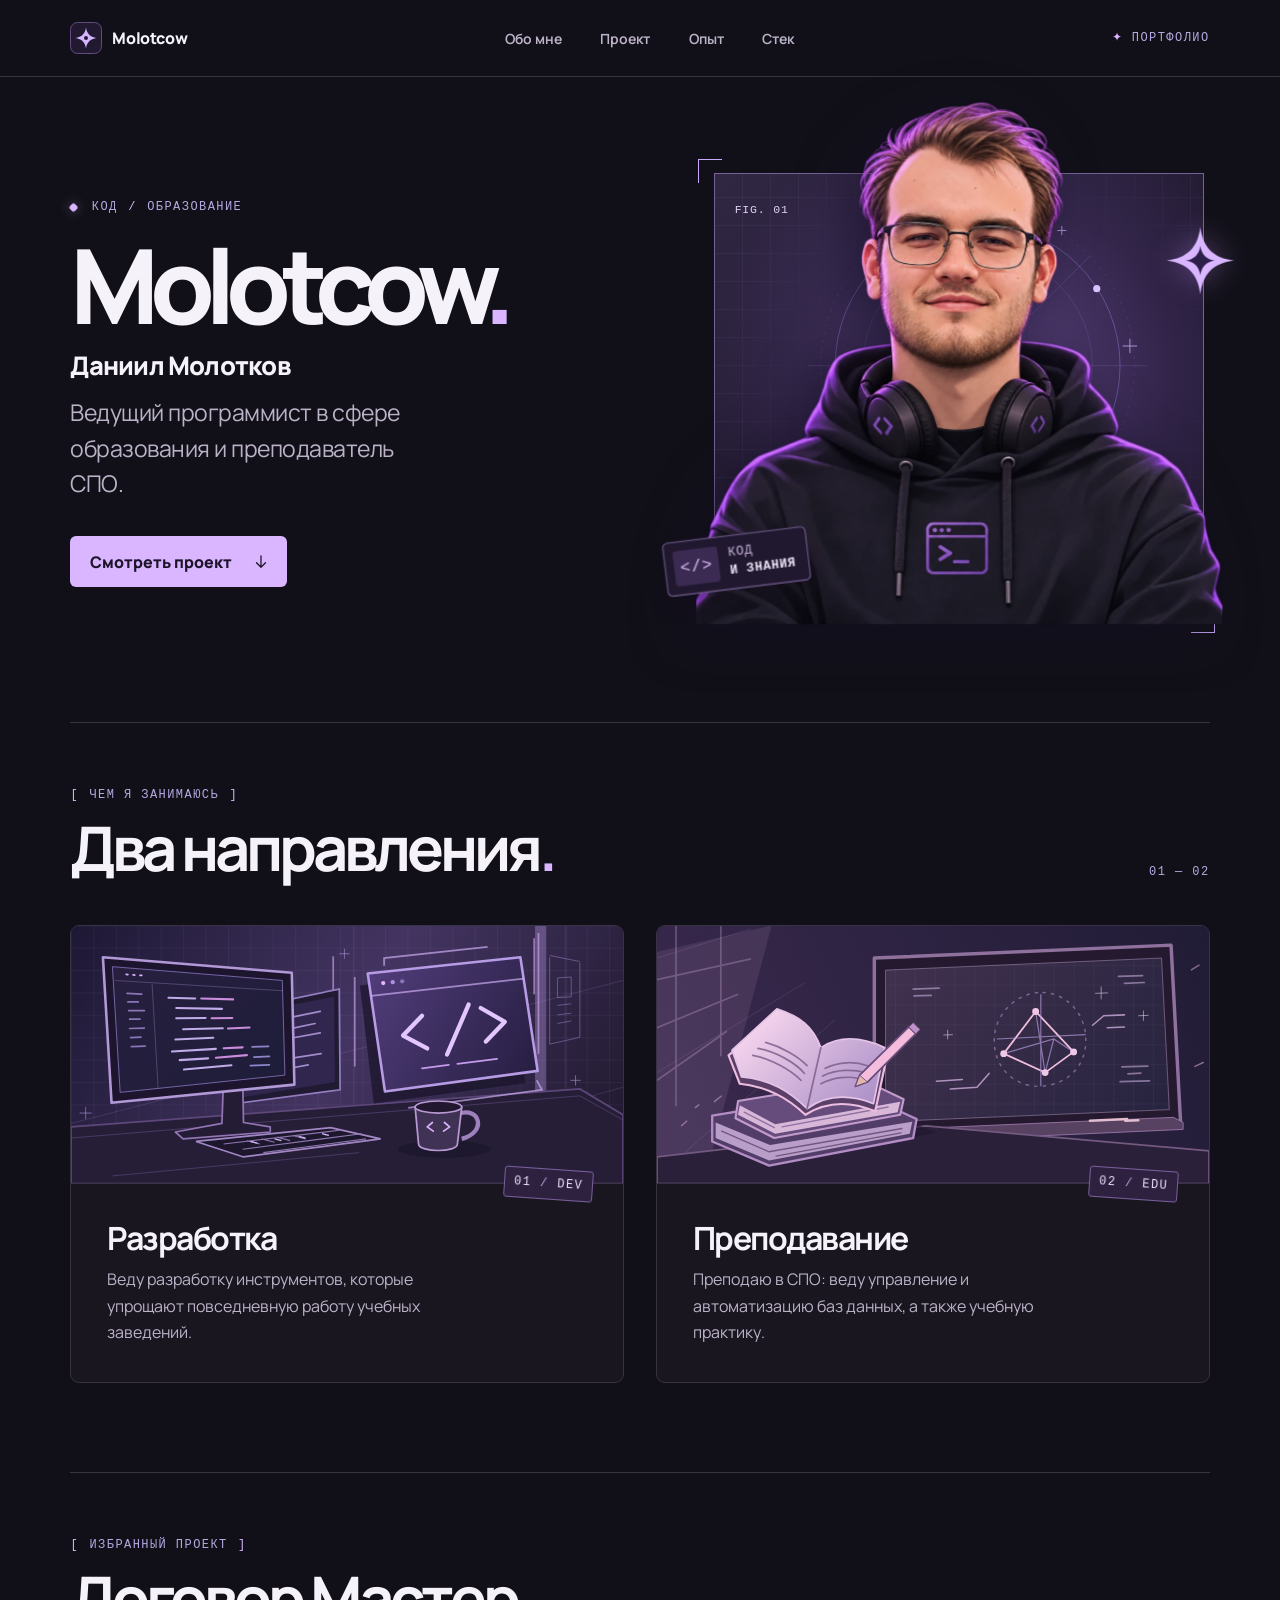
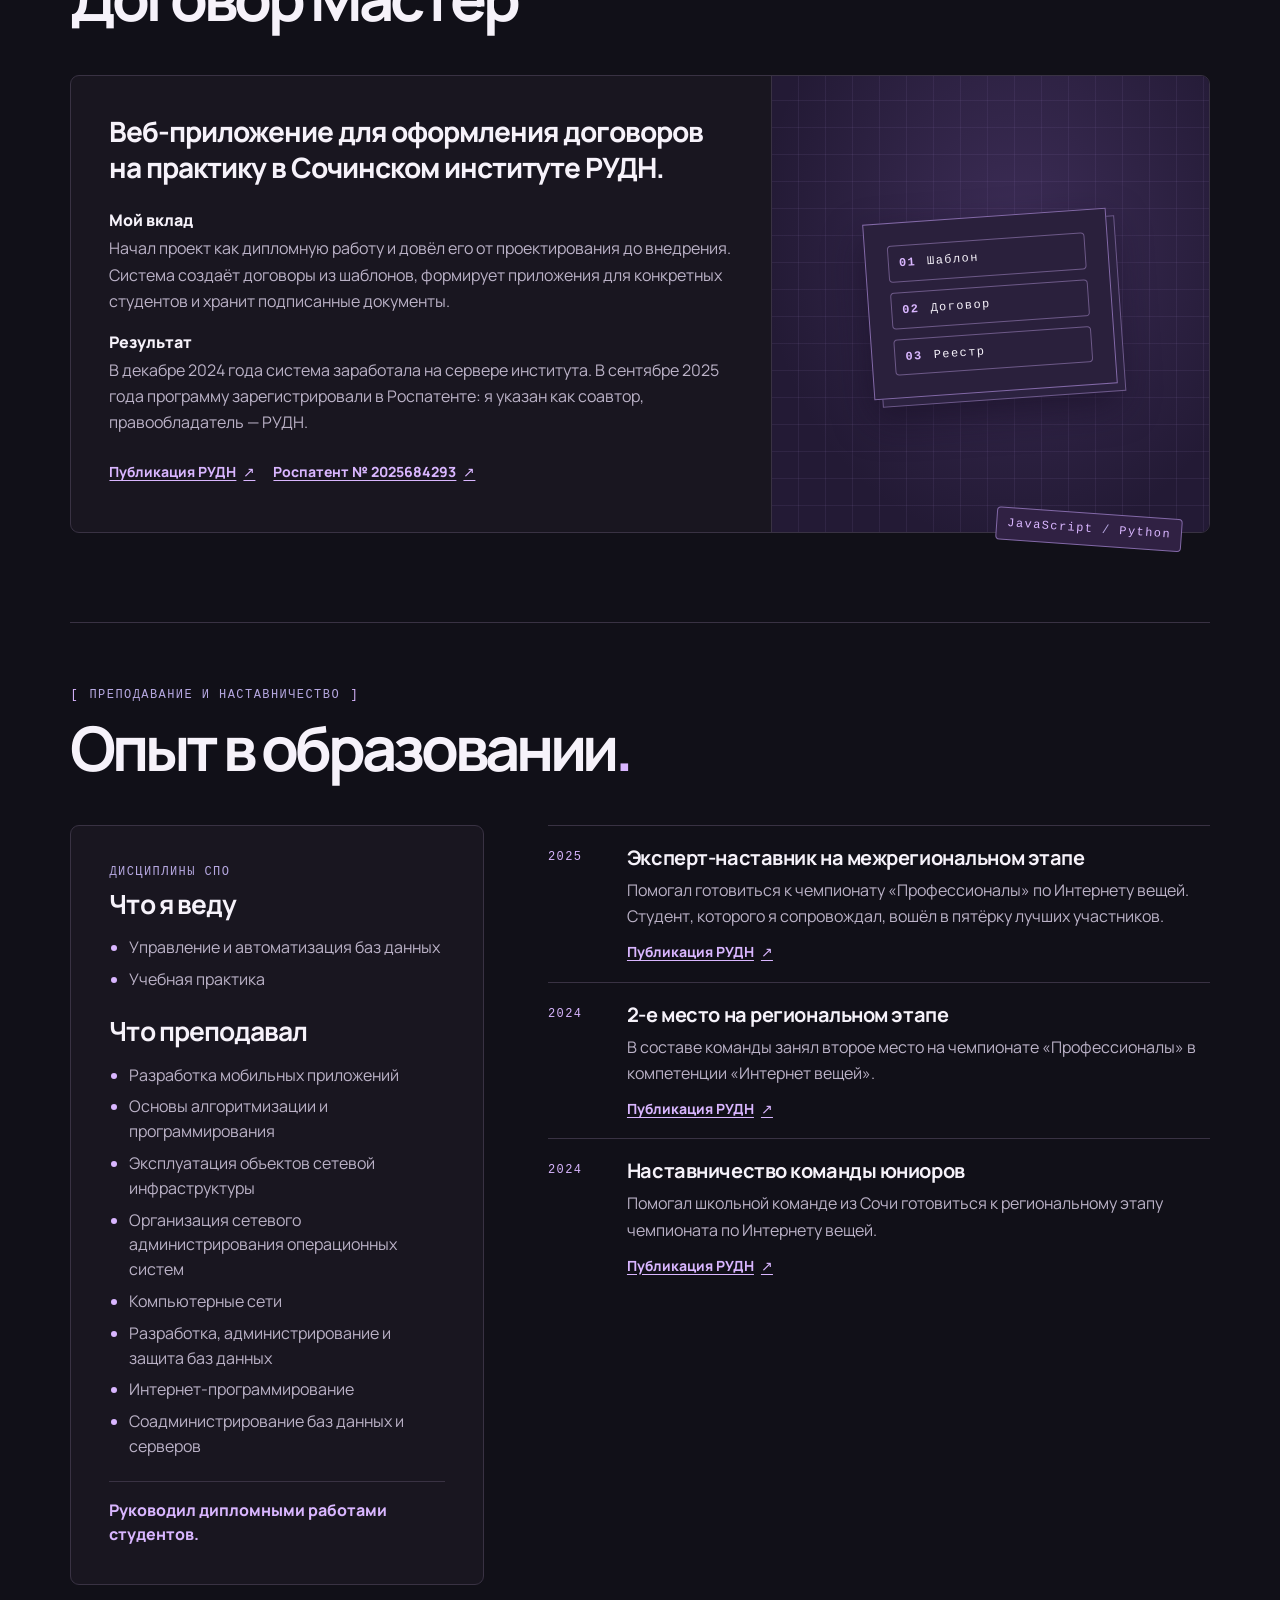
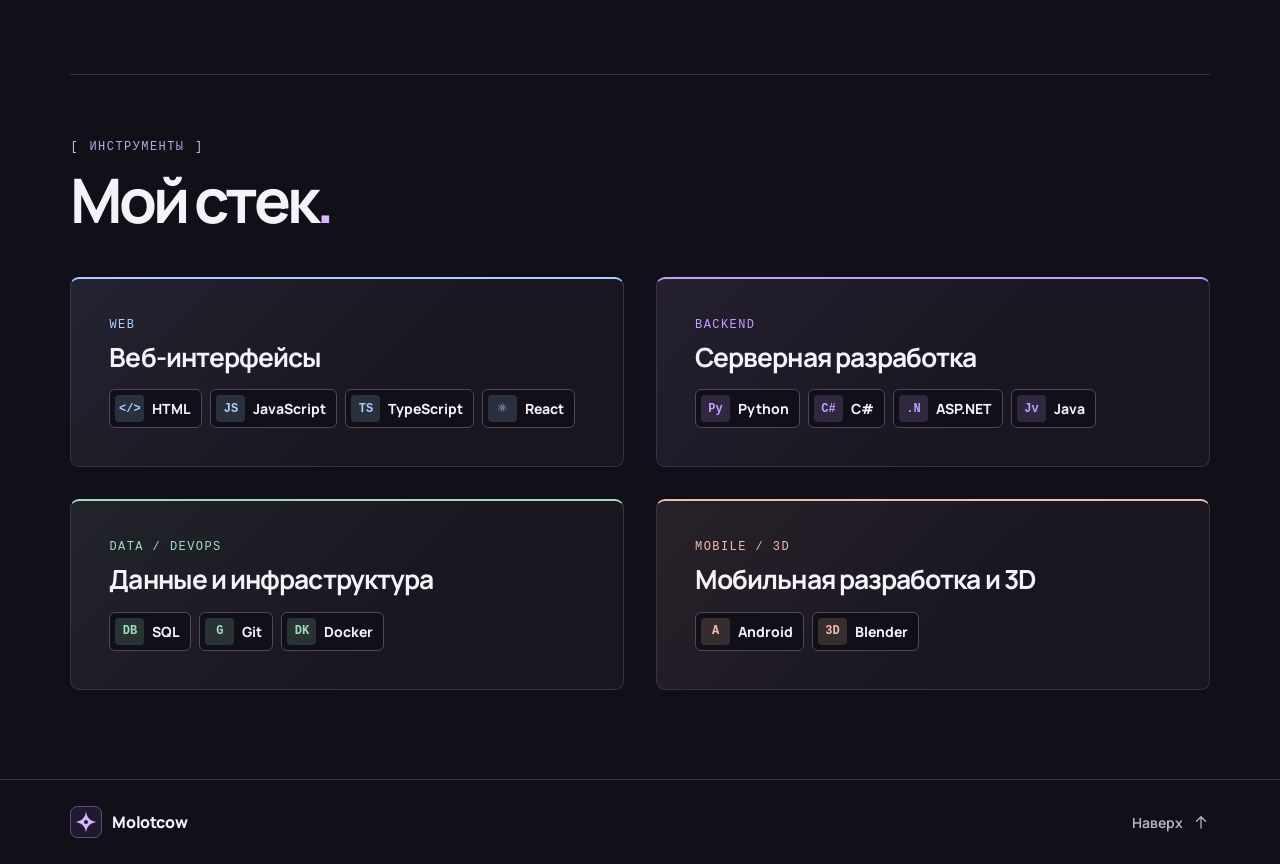
<file: index.html>
<!doctype html>
<html lang="ru">
  <head>
    <meta charset="UTF-8" />
    <meta name="viewport" content="width=device-width, initial-scale=1" />
    <meta name="description" content="Портфолио Даниила Молоткова (Molotcow): разработка для образования, проект «Договор Мастер», преподавание в СПО и наставничество." />
    <meta name="theme-color" content="#111018" />
    <meta property="og:type" content="website" />
    <meta property="og:locale" content="ru_RU" />
    <meta property="og:title" content="Даниил Молотков · Molotcow" />
    <meta property="og:description" content="Разработка для образования, преподавание в СПО и проекты." />
    <meta name="twitter:card" content="summary_large_image" />
    <link rel="icon" type="image/svg+xml" href="./assets/mark-DxRhsBGl.svg" />
    <title>Даниил Молотков · Molotcow — портфолио</title>
    <script type="module" crossorigin src="./assets/index-Bkcx83YL.js"></script>
    <link rel="stylesheet" crossorigin href="./assets/index-C3zrrkK3.css">
    <meta property="og:image" content="./share-card.jpg">
    <meta property="og:image:type" content="image/jpeg">
    <meta property="og:image:width" content="1200">
    <meta property="og:image:height" content="630">
    <meta property="og:image:alt" content="Портрет Даниила Молоткова и подпись «Разработка для образования и преподавание в СПО».">
  </head>
  <body>
    <div id="root"></div>
  </body>
</html>
</file>
<file: assets/index-C3zrrkK3.css>
@font-face{font-family:Manrope Variable;font-style:normal;font-display:swap;font-weight:200 800;src:url([data-uri])format("woff2-variations");unicode-range:U+460-52F,U+1C80-1C8A,U+20B4,U+2DE0-2DFF,U+A640-A69F,U+FE2E-FE2F}@font-face{font-family:Manrope Variable;font-style:normal;font-display:swap;font-weight:200 800;src:url(./manrope-cyrillic-wght-normal-Dvxsihut.woff2)format("woff2-variations");unicode-range:U+301,U+400-45F,U+490-491,U+4B0-4B1,U+2116}@font-face{font-family:Manrope Variable;font-style:normal;font-display:swap;font-weight:200 800;src:url(./manrope-greek-wght-normal-DL7QRZyv.woff2)format("woff2-variations");unicode-range:U+370-377,U+37A-37F,U+384-38A,U+38C,U+38E-3A1,U+3A3-3FF}@font-face{font-family:Manrope Variable;font-style:normal;font-display:swap;font-weight:200 800;src:url(./manrope-vietnamese-wght-normal-usUDDRr7.woff2)format("woff2-variations");unicode-range:U+102-103,U+110-111,U+128-129,U+168-169,U+1A0-1A1,U+1AF-1B0,U+300-301,U+303-304,U+308-309,U+323,U+329,U+1EA0-1EF9,U+20AB}@font-face{font-family:Manrope Variable;font-style:normal;font-display:swap;font-weight:200 800;src:url(./manrope-latin-ext-wght-normal-Ch3YOpNY.woff2)format("woff2-variations");unicode-range:U+100-2BA,U+2BD-2C5,U+2C7-2CC,U+2CE-2D7,U+2DD-2FF,U+304,U+308,U+329,U+1D00-1DBF,U+1E00-1E9F,U+1EF2-1EFF,U+2020,U+20A0-20AB,U+20AD-20C0,U+2113,U+2C60-2C7F,U+A720-A7FF}@font-face{font-family:Manrope Variable;font-style:normal;font-display:swap;font-weight:200 800;src:url(./manrope-latin-wght-normal-DHIcAJRg.woff2)format("woff2-variations");unicode-range:U+??,U+131,U+152-153,U+2BB-2BC,U+2C6,U+2DA,U+2DC,U+304,U+308,U+329,U+2000-206F,U+20AC,U+2122,U+2191,U+2193,U+2212,U+2215,U+FEFF,U+FFFD}:root{--lightningcss-light: ;--lightningcss-dark:initial;color-scheme:dark;color:#f6f2fa;--ink:#111018;--surface:#191620;--line:#393243;--text:#f6f2fa;--muted:#bbb2c7;--accent:#d9b6ff;--lavender:#b6a8e1;--mono:"Cascadia Mono", "Consolas", monospace;--gutter:clamp(20px, 5.5vw, 80px);font-synthesis:none;scroll-behavior:smooth;background:#111018;font-family:Manrope Variable,Segoe UI,sans-serif}*,:before,:after{box-sizing:border-box}body,h1,h2,h3,p{margin:0}img{max-inline-size:100%;display:block}a{color:inherit;text-decoration:none}a:focus-visible{outline:2px solid var(--accent);outline-offset:5px}[id]{scroll-margin-block-start:24px}.shell{width:min(1200px, 100% - var(--gutter) * 2);margin-inline:auto}.mono{font:500 .75rem/1.4 var(--mono);letter-spacing:.12em}.skip-link{z-index:4;background:var(--accent);color:var(--ink);border-radius:6px;padding:12px 16px;position:fixed;inset:12px auto auto 12px;transform:translateY(calc(-100% - 20px))}.skip-link:focus{transform:none}.header{border-bottom:1px solid var(--line)}.header__row,.footer__row{justify-content:space-between;align-items:center;gap:18px;min-height:76px;display:flex}.brand,.nav,.footer__top{align-items:center;display:flex}.brand{letter-spacing:-.025em;white-space:nowrap;gap:10px;min-height:44px;font-weight:800}.nav{color:var(--muted);gap:clamp(16px,3vw,44px)}.nav a,.footer__top{align-items:center;min-height:44px;font-size:.875rem;font-weight:650;transition:color .18s;display:inline-flex}.nav a:hover,.footer__top:hover{color:var(--accent)}.header__note{color:var(--lavender);white-space:nowrap}.header__note span{color:var(--accent)}.hero{grid-template-columns:1.06fr 1fr;align-items:center;gap:clamp(30px,5vw,76px);padding-block:clamp(62px,6vw,94px) clamp(66px,7vw,112px);display:grid;position:relative}.hero__copy{z-index:1;animation:.58s cubic-bezier(.2,.66,.33,1) both enter;position:relative}.hero__eyebrow,.eyebrow{width:fit-content;color:var(--lavender);align-items:center;gap:.65rem;display:flex}.hero__eyebrow:before{content:"";background:var(--accent);border-radius:2px;width:7px;height:7px;margin-right:4px;transform:rotate(45deg);box-shadow:0 0 12px #c796fe80}.hero__eyebrow span,.eyebrow span{color:var(--accent)}.hero h1{letter-spacing:-.093em;overflow-wrap:anywhere;margin:17px 0 12px;font-size:clamp(3.8rem,8.1vw,7.3rem);font-weight:800;line-height:.99}.hero h1 span,.work h2 span{color:var(--accent)}.hero__name{letter-spacing:-.03em;margin-bottom:12px;font-size:clamp(1.125rem,2vw,1.6rem);font-weight:800}.hero__role{max-width:27ch;color:var(--muted);letter-spacing:-.022em;font-size:clamp(1.125rem,1.8vw,1.5rem);line-height:1.55}.action{background:var(--accent);color:#1e142a;border-radius:6px;align-items:center;gap:20px;min-height:51px;margin-top:34px;padding:0 17px 0 20px;font-weight:800;transition:background-color .18s,box-shadow .22s;display:inline-flex}.action:hover{background:#ead4ff;box-shadow:0 6px 28px #c697fd26}.action:active{background:#cda2fc}.action svg,.footer__top svg{flex:none;width:18px;height:18px}.art{aspect-ratio:1.09;perspective:900px;min-width:0;animation:.65s cubic-bezier(.2,.66,.33,1) 85ms both enter;position:relative}.art__tilt{transform-style:preserve-3d;position:absolute;inset:0}.art__plate{background:radial-gradient(at 58% 43%,#58417c 0%,#302347 45%,#0000 74%),repeating-linear-gradient(0deg,#0000 0 27px,#a488cd14 27px 28px),repeating-linear-gradient(90deg,#0000 0 27px,#a488cd14 27px 28px),#20192f;border:1px solid #776297;position:absolute;inset:4% 1% 3% 5%;overflow:hidden}.art__plate:after{content:"";background:linear-gradient(145deg,#c7aaff19,#0000 55%);position:absolute;inset:0}.art__orbits{width:97%;height:97%;position:absolute;inset:0 0 auto auto}.art__corner{border:solid #c8a9fb;width:24px;height:24px;position:absolute}.art__corner--top{border-width:1px 0 0 1px;top:1%;left:2%}.art__corner--bottom{border-width:0 1px 1px 0;bottom:0;right:-1%}.art__index{color:#e0cff6;letter-spacing:.07em;font-size:clamp(.6rem,1vw,.72rem);position:absolute;top:10%;left:9%}.art__portrait{width:98%;height:auto;pointer-events:none;filter:drop-shadow(-14px 10px 24px #140e25a0);max-inline-size:none;position:absolute;inset:auto auto 3% 3%;transform:translateZ(24px)}.art__badge{z-index:1;letter-spacing:.06em;color:#cfbce6;background:#20182e;border:1px solid #766092;border-radius:5px;align-items:center;gap:10px;padding:8px 12px 8px 8px;display:flex;position:absolute;bottom:11%;left:-2%;transform:translateZ(40px)rotate(-7deg);box-shadow:0 10px 24px #100a1a7a}.art__badge b{color:#f3e9fe}.art__code{color:#e6c4ff;background:#3b2a52;border-radius:3px;padding:6px;font-size:1rem}.art__spark{z-index:1;width:clamp(32px,5vw,66px);color:var(--accent);filter:drop-shadow(0 0 14px #c792ff66);animation:.95s cubic-bezier(.17,.67,.35,1.23) .15s both spark-in;position:absolute;top:17%;right:-2%;transform:translateZ(44px)}.work{border-top:1px solid var(--line);padding-top:clamp(34px,5vw,64px);padding-bottom:clamp(62px,7vw,96px)}.work__heading{justify-content:space-between;align-items:end;gap:12px;margin-bottom:clamp(26px,4vw,44px);display:flex}.work h2{letter-spacing:-.066em;margin-top:11px;font-size:clamp(2rem,4.8vw,4rem);line-height:1.07}.work>h2{margin-bottom:clamp(26px,4vw,44px)}.work__folio{color:var(--lavender);white-space:nowrap}.work__grid{grid-template-columns:repeat(2,minmax(0,1fr));gap:clamp(20px,2.5vw,32px);display:grid}.scene{border:1px solid var(--line);background:var(--surface);border-radius:9px;min-width:0;transition:border-color .23s;position:relative}.scene:target{border-color:var(--lavender)}.scene__media{border-bottom:1px solid var(--line);aspect-ratio:640/300;background:#291f42;border-radius:8px 8px 0 0;overflow:hidden}.scene--teaching .scene__media{background:#292137}.scene__media img{object-fit:cover;width:100%;height:100%;transition:transform .48s cubic-bezier(.2,.66,.33,1)}.scene__copy{padding:clamp(24px,3vw,36px);position:relative}.scene__tag{color:#f0dfff;background:#2e2140;border:1px solid #795e9d;border-radius:3px;padding:6px 9px;position:absolute;top:0;right:clamp(18px,2.5vw,30px);transform:translateY(-50%)rotate(4deg)}.scene__tag span{color:var(--lavender)}.scene h3{letter-spacing:-.048em;margin-bottom:10px;font-size:clamp(1.36rem,2.7vw,2rem);line-height:1.13}.scene p{max-width:36ch;color:var(--muted);font-size:1rem;line-height:1.65}.project{border:1px solid var(--line);background:var(--surface);border-radius:9px;grid-template-columns:minmax(0,1.6fr) minmax(0,1fr);display:grid}.project__copy,.experience__subjects,.stack__card{padding:clamp(21px,3.5vw,38px)}.project__lead{letter-spacing:-.036em;max-width:36ch;font-size:clamp(1.23rem,2.5vw,1.75rem);font-weight:750;line-height:1.28}.project__details{gap:16px;margin:24px 0 14px;display:grid}.project__details dt{margin-bottom:4px;font-weight:800}.project__details dd,.timeline p{color:var(--muted);margin:0;line-height:1.65}.project__links{flex-wrap:wrap;gap:0 18px;display:flex}.source-link{min-height:44px;color:var(--accent);text-underline-offset:.24em;align-items:center;gap:7px;font-size:.875rem;font-weight:750;text-decoration:underline;display:inline-flex}.source-link:hover{color:var(--text)}.source-link span{text-decoration:none}.project__visual{border-left:1px solid var(--line);background:radial-gradient(at 56% 35%,#7758a44c,#0000 74%),repeating-linear-gradient(0deg,#0000 0 26px,#a488cd19 26px 27px),repeating-linear-gradient(90deg,#0000 0 26px,#a488cd19 26px 27px),#231a35;border-radius:0 8px 8px 0;place-items:center;min-height:225px;padding:30px 20px;display:grid;position:relative}.project__flow{background:#2a203c;border:1px solid #8369a8;gap:10px;width:min(100%,244px);padding:clamp(12px,3vw,22px);display:grid;transform:rotate(-4deg);box-shadow:8px 8px 0 -1px #2c2240,8px 8px #6d598b,0 18px 38px #140d22a0}.project__step{color:var(--text);border:1px solid #6d5988;border-radius:4px;align-items:center;gap:11px;padding:9px 10px;display:flex}.project__step b{color:var(--accent)}.project__badge{color:var(--accent);background:#302143;border:1px solid #8369a8;border-radius:4px;padding:7px 10px;position:absolute;bottom:0;right:clamp(10px,2.8vw,26px);transform:translateY(42%)rotate(4deg)}.project__badge span{color:var(--lavender)}.experience{grid-template-columns:minmax(0,1fr) minmax(0,1.6fr);align-items:start;gap:clamp(28px,5vw,72px);display:grid}.experience__subjects,.stack__card{border:1px solid var(--line);background:var(--surface);border-radius:9px}.experience__subjects .mono{color:var(--lavender)}.experience__subjects h3,.stack__card h3{letter-spacing:-.035em;margin-top:8px;font-size:clamp(1.2rem,2.4vw,1.65rem);line-height:1.2}.experience__subjects ul{color:var(--muted);margin:15px 0 0;padding-inline-start:1.25em;line-height:1.55}.experience__subjects li+li{margin-top:7px}.experience__subjects li::marker{color:var(--accent)}.experience__subjects ul+h3{margin-top:24px}.experience__diplomas{border-top:1px solid var(--line);color:var(--accent);margin-top:22px;padding-top:16px;font-weight:750;line-height:1.5}.timeline{margin:0;padding:0;list-style:none}.timeline li{border-top:1px solid var(--line);grid-template-columns:5ch minmax(0,1fr);align-items:start;gap:clamp(14px,3vw,29px);padding:18px 0 8px;display:grid}.timeline time{color:var(--accent);padding-top:5px}.timeline h3{letter-spacing:-.022em;margin-bottom:6px;font-size:clamp(1.03rem,2vw,1.25rem)}.stack__card{--stack-accent:#c39dff;border-top:2px solid var(--stack-accent);background:linear-gradient(135deg, color-mix(in srgb, var(--stack-accent) 7%, var(--surface)), var(--surface) 62%)}.stack__card--web{--stack-accent:#a8cfff}.stack__card--infra{--stack-accent:#9fdcbe}.stack__card--studio{--stack-accent:#f3bcac}.stack__card .mono{color:var(--stack-accent)}.stack__tools{flex-wrap:wrap;gap:8px;margin:16px 0 0;padding:0;list-style:none;display:flex}.stack__tools li{background:var(--ink);border:1px solid #51465e;border-radius:6px;align-items:center;gap:8px;padding:5px 10px 5px 5px;font-size:.875rem;font-weight:750;display:inline-flex}.stack__tools li span{background:color-mix(in srgb, var(--stack-accent) 17%, var(--ink));width:29px;height:27px;color:var(--stack-accent);font:750 .75rem/1 var(--mono);border-radius:4px;place-items:center;display:grid}.footer{border-top:1px solid var(--line)}.footer__row{min-height:84px}.footer__top{color:var(--muted);gap:9px}.arrow-up{transform:rotate(180deg)}@keyframes enter{0%{opacity:0;transform:translateY(16px)}to{opacity:1;transform:translateY(0)}}@keyframes spark-in{0%{opacity:0;transform:translateZ(44px)rotate(-35deg)scale(.6)}to{opacity:1;transform:translateZ(44px)rotate(0)scale(1)}}@media (hover:hover) and (pointer:fine) and (prefers-reduced-motion:no-preference){.art__tilt{transform:rotateX(var(--turn-x,0deg)) rotateY(var(--turn-y,0deg));transition:transform .25s cubic-bezier(.2,.66,.33,1)}.art:hover .art__tilt{transition-duration:.12s}.scene:hover{border-color:#796492}.scene:hover img{transform:scale(1.035)}}@media (width<=900px){.hero{gap:22px}.hero h1{font-size:clamp(3rem,8vw,5rem)}.art__badge{gap:6px;font-size:.63rem}}@media (width<=680px){.header__row{flex-wrap:wrap;gap:0 12px;min-height:0;padding-top:7px}.header__note{font-size:.62rem}.nav{order:1;justify-content:space-between;gap:8px;width:100%}.nav a{font-size:.8125rem}.hero{grid-template-columns:minmax(0,1fr);gap:clamp(48px,10vw,60px);padding-block:49px 51px}.hero h1{margin-block:14px 9px;font-size:clamp(3.1rem,12.9vw,5rem)}.hero__role{max-width:29ch}.action{margin-top:23px}.art{justify-self:center;width:min(100%,445px)}.art__badge{left:0}.art__spark{right:0}.work__grid,.project,.experience{grid-template-columns:minmax(0,1fr)}.work__folio{display:none}.project__visual{border-left:0;border-top:1px solid var(--line);border-radius:0 0 8px 8px}}@media (prefers-reduced-motion:reduce){:root{scroll-behavior:auto}*,:before,:after{transition:none!important;animation:none!important}.art__portrait,.art__spark{transform:none}.art__badge{transform:rotate(-7deg)}}
</file>
